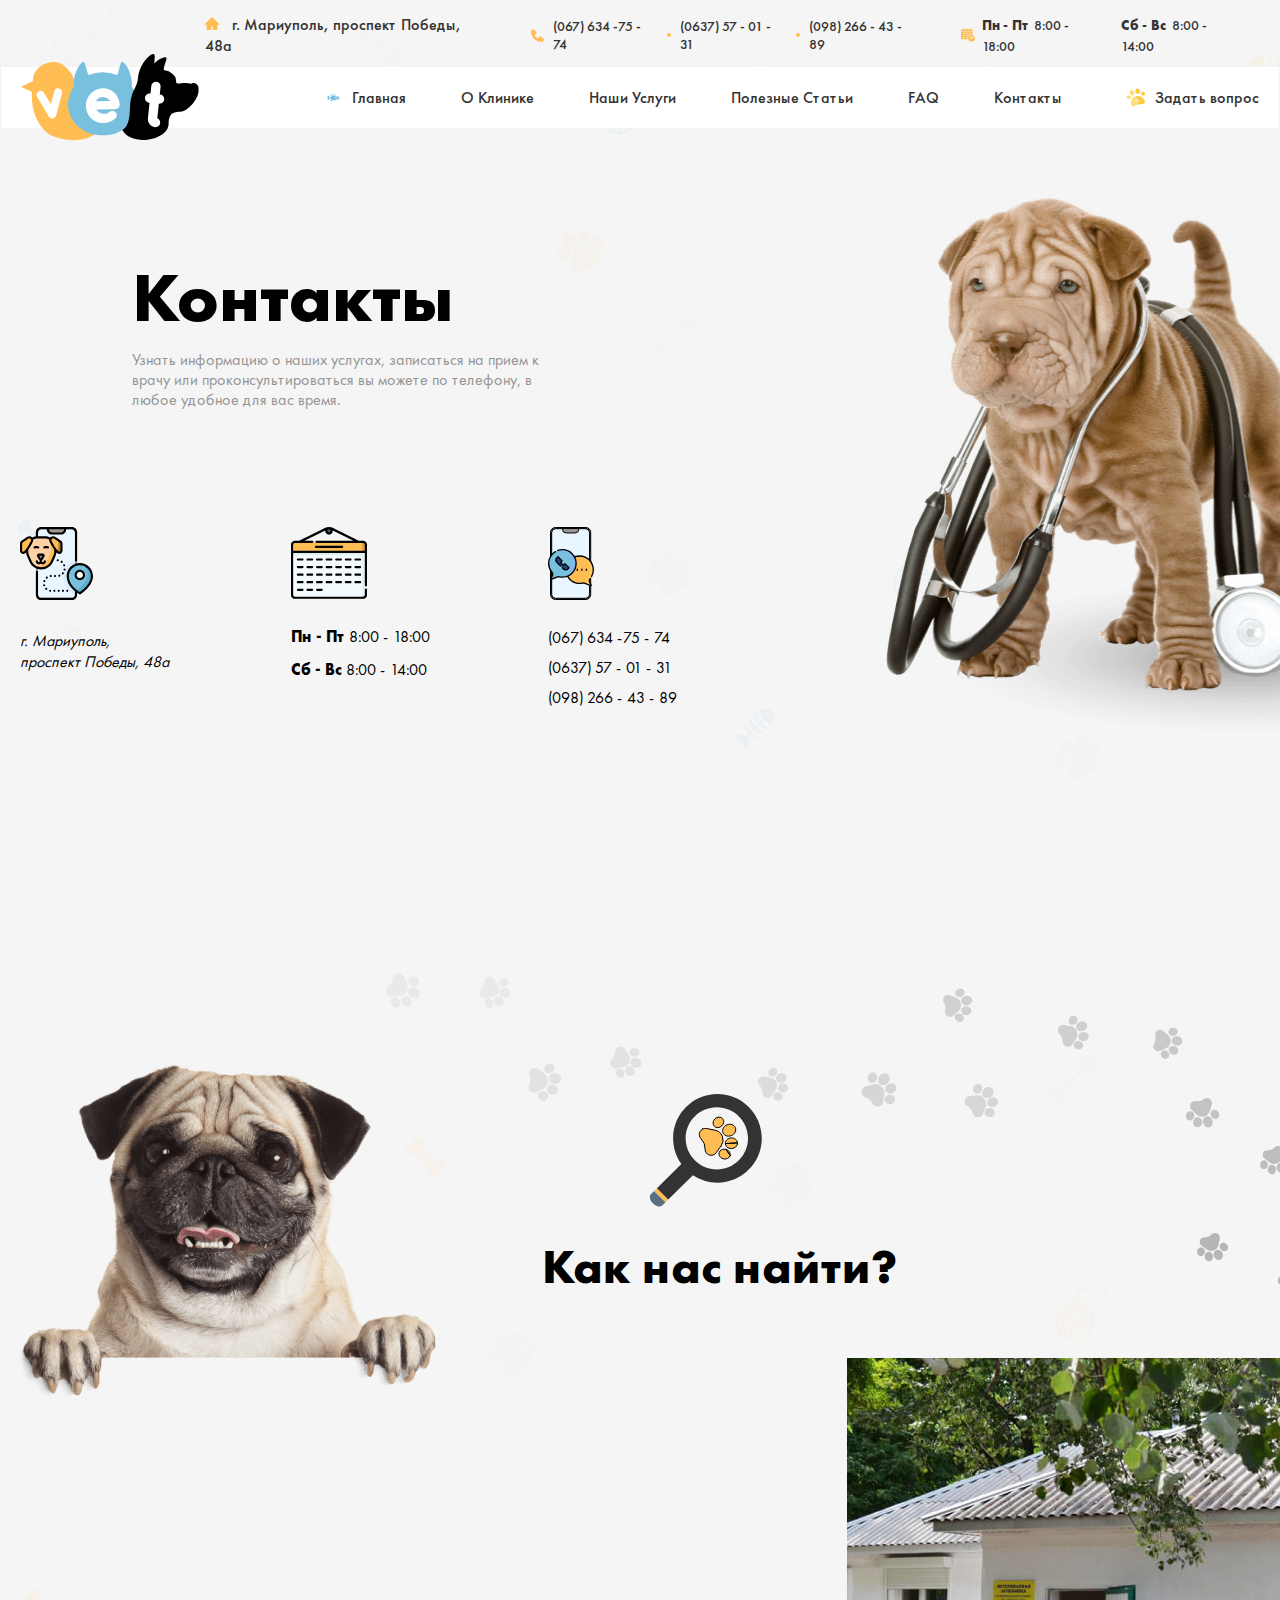
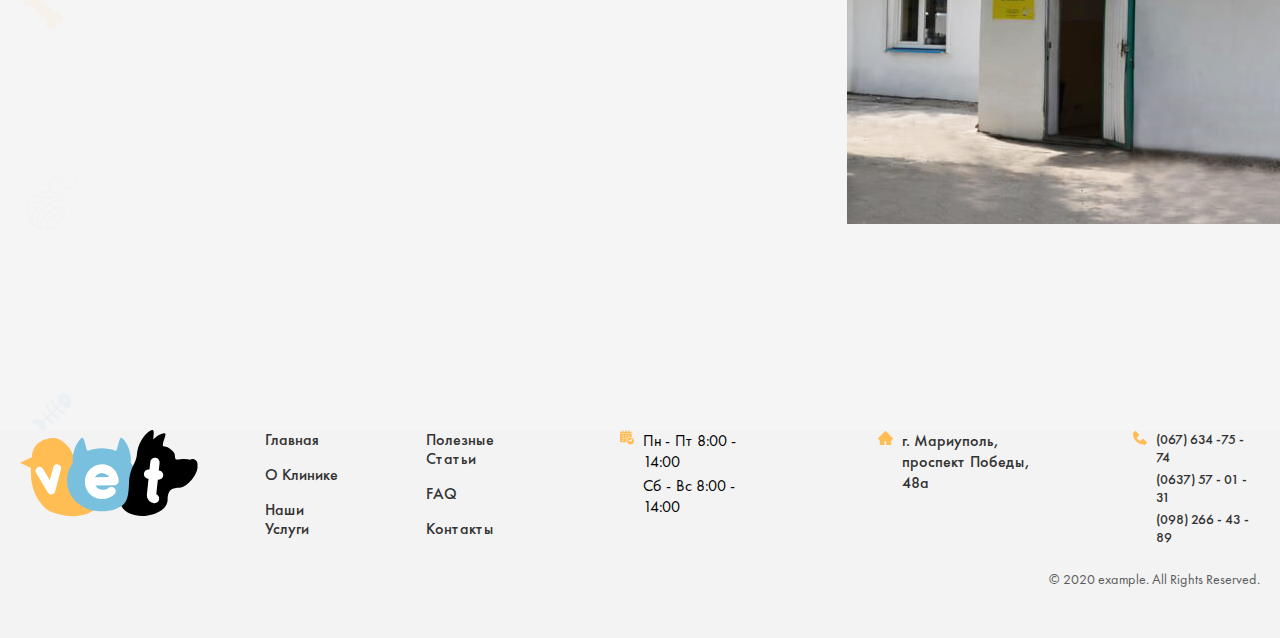
<file: contact.html>
<!DOCTYPE html>
 <html lang="en">
 <head>
    <meta charset="UTF-8">
    <meta http-equiv="X-UA-Compatible" content="IE=edge">
    <meta name="viewport" content="width=device-width, initial-scale=1.0">
    <title>Document</title>
    <link rel="stylesheet" href="css/main.css">
</head>
<body>
    <!-- SITE HEADER START -->
    <header class="site-header">
        <div class="container">
            <div class="site-header__top-box">
                <address class="site-header__location">
                    <a href="" target="blank" class="site-header__location-link">г. Мариуполь, проспект Победы, 48а</a>
                </address>
                <ul class="site-header__top-list">
                    <li class="site-header__top-item">
                        <a  href="tel:0676347574" class="site-header__top-item__link">(067) 634 -75 - 74</a>
                    </li>
                    <li class="site-header__top-item">
                        <a  href="tel:0637570131" class="site-header__top-item__link">(0637) 57 - 01 - 31</a>
                    </li>
                    <li class="site-header__top-item">
                        <a  href="tel:0982664389" class="site-header__top-item__link">(098) 266 - 43 - 89</a>
                    </li>
                </ul>
                <ul class="site-header__top-list-end">
                    <li class="site-header__top-item-end">
                        <time class="site-header__top-item-end__time">
                            <strong class="strong">Пн - Пт</strong>8:00 - 18:00
                        </time>
                    </li>
                    <li class="site-header__top-item-end">
                        <time class="site-header__top-item-end__time">
                            <strong class="strong">Сб - Вс</strong>8:00 - 14:00
                        </time>
                    </li>
                </ul>
            </div>
        </div>
        <div class="site-header__end">
            <div class="container">
                <div class="site-header__end-box">
                    <a class="logo-link" href="index.html" >
                        <img class="logo-image" src="./images/header-photos/vet-logo-header.svg" 
                        width="178"
                        alt="86">
                    </a>
                    <nav class="site-nav">
                        <ul class="site-nav__list">
                            <li class="site-nav__item">
                                <a class="site-nav-link" href="index.html" >Главная</a>
                            </li>
                            <li class="site-nav__item">
                                <a class="site-nav-link" href="about.html" >О Клинике</a>
                            </li>
                            <li class="site-nav__item">
                                <a class="site-nav-link" href="Ourservices.html" >Наши Услуги</a>
                            </li>
                            <li class="site-nav__item">
                                <a class="site-nav-link" href="Usefularticles.html" >Полезные Статьи</a>
                            </li>
                            <li class="site-nav__item">
                                <a class="site-nav-link" href="faq.html" >FAQ</a>
                            </li>
                            <li class="site-nav__item">
                                <a class="site-nav-link" href="contact.html" >Контакты</a>
                            </li>
                        </ul>
                    </nav>
                    <a class="site-header__login site-header__link--js-open-modal" href="#" >Задать вопрос</a>
                </div>
            </div>
        </div>
    </header>
    <!-- SITE HEADER FINISH -->

     <!-- Hero our services section start  -->
     <section class="hero-contact">
        <div class="container">
            <div class="hero-top__textbox">
                <h2 class="hero-top__text">
                    Контакты
                </h2>
                <div class="hero-top__descbox">
                    <p class="hero-top__desc">
                        Узнать информацию о наших услугах, записаться на прием к врачу или проконсультироваться вы можете по телефону, в любое удобное для вас время.
                    </p>
                </div>
            </div>

            <div class="hero-contact__info">
                <address class="hero-contact__adress">
                    <a class="hero-contact__adress-link" href="https://www.google.com/maps/place/%D0%BF%D1%80%D0%BE%D1%81%D0%BF.+%D0%9F%D0%BE%D0%B1%D0%B5%D0%B4%D1%8B,+48%D0%B0,+%D0%9C%D0%B0%D1%80%D0%B8%D1%83%D0%BF%D0%BE%D0%BB%D1%8C,+%D0%94%D0%BE%D0%BD%D0%B5%D1%86%D0%BA%D0%B0%D1%8F+%D0%BE%D0%B1%D0%BB%D0%B0%D1%81%D1%82%D1%8C,+%D0%A3%D0%BA%D1%80%D0%B0%D0%B8%D0%BD%D0%B0,+87500/data=!4m2!3m1!1s0x40e6e6701cd9c691:0xe9b99fd0268f089c?sa=X&ved=2ahUKEwifkYWM67H5AhU9XvEDHUbHAOAQ8gF6BAgDEAE">
                        г. Мариуполь, проспект Победы, 48а
                    </a>
                </address>

                <ol class="hero-contact__time-list">
                    <li class="hero-contact__time-item">
                        <time class="hero-contact__time" datetime="2022-08-06 08:00">
                            <strong>Пн - Пт</strong>
                            8:00 - 18:00
                        </time>
                    </li>
                    <li class="hero-contact__time-item">
                        <time class="hero-contact__time" datetime="2022-08-06 08:00">
                            <strong>Сб - Вс</strong>
                            8:00 - 14:00
                        </time>
                    </li>
                </ol>

                <ul class="hero-contact__list">
                    <li class="hero-contact__item">
                        <a class="hero-contact__fhone-link" href="tel:+0676347574">
                            (067) 634 -75 - 74
                        </a>
                    </li>
                    <li class="hero-contact__item">
                        <a class="hero-contact__fhone-link" href="tel:+0637570131">
                            (0637) 57 - 01 - 31
                        </a>
                    </li>
                    <li class="hero-contact__item">
                        <a class="hero-contact__fhone-link" href="tel:+0982664389">
                            (098) 266 - 43 - 89
                        </a>
                    </li>
                </ul>
            </div>
        </div>
    </section>
    <!-- Hero our services section finish  -->

    <!-- How to find us section start  -->
    <section  class="how-find-us">
        <div class="how-find-us__container-box">
            <h2 class="how-find-us__text">
                Как нас найти?
            </h2>

            <div class="how-find-us__box">
                <iframe class="how-find-us__map" src="https://www.google.com/maps/embed?pb=!1m18!1m12!1m3!1d698.7503866949312!2d37.54360756737108!3d47.11017926578681!2m3!1f0!2f0!3f0!3m2!1i1024!2i768!4f13.1!3m3!1m2!1s0x40e6e475146e8609%3A0xf262285308f99ac8!2z0JrQuNGA0L_QuNGH0L3QsNGPINGD0LsuLCAyOSwg0JzQsNGA0LjRg9C_0L7Qu9GMLCDQlNC-0L3QtdGG0LrQsNGPINC-0LHQu9Cw0YHRgtGMLCDQo9C60YDQsNC40L3QsCwgODc1MDA!5e0!3m2!1sru!2s!4v1659776277262!5m2!1sru!2s" width="847" height="466" style="border:0;" allowfullscreen="" loading="lazy" referrerpolicy="no-referrer-when-downgrade"></iframe>
                <img class="how-find-us__img" src="./images/Home-vet.jpg" 
                width="593"
                height="466"
                srcset="./images/Home-vet.jpg 1x , ./images/Home-vet@2x.jpg 2x"
                alt="img">
            </div>
        </div>
    </section>
    <!-- How to find us section finish  -->

    <!-- SITE FOOTER START -->
    <footer class="footer">
        <div class="container ">
            <div class="footer_box">
                <a class="logo-link-footer" href="index.html">
                    <img class="logo-link__img" src="./images/logo.svg" alt="footer logo" width="178" height="86">
                </a>
                <ul class="nav__list-footer">
                    <li class="nav__item-footer">
                        <a class="nav__link-footer" href="#">Главная</a>
                    </li>
                    <li class="nav__item-footer">
                        <a class="nav__link-footer" href="#">О Клинике</a>
                    </li>
                    <li class="nav__item-footer">
                        <a class="nav__link-footer" href="#">Наши Услуги</a>
                    </li>
                </ul>
                <ul class="nav__list-footer">
                    <li class="nav__item-footer">
                        <a class="nav__link-footer" href="#">Полезные Статьи</a>
                    </li>
                    <li class="nav__item-footer">
                        <a class="nav__link-footer" href="#">FAQ</a>
                    </li>
                    <li class="nav__item-footer">
                        <a class="nav__link-footer" href="#">Контакты</a>
                    </li>
                </ul>
                <div class="footer-time-list-box">
                    <ul class=" footer-time-list ">
                        <li class="footer-time-item">
                            <p class="footer-time-text">
                                <span class="time-day">Пн - Пт
                                </span> 8:00 - 14:00</p>
                            </li>
                            <li class="footer-time-item">
                                <p class="footer-time-text">
                                    <span class="time-day">Сб - Вс
                                    </span> 8:00 - 14:00</p>
                                </li>
                            </ul>
                        </div>
                        <address class="footer-address">
                            <a style="color: #333333;" class="site-header__location-link" href="#"
                            target="blank" rel="">
                            
                            г. Мариуполь, проспект Победы, 48а
                        </a>
                    </address>
                    <div class="footer-tel-list-box">
                        <ul class="footer-tel-list ">
                            <li class="footer-tel-item footer-tel-item">
                                <a class="footer-phone-link" href="tel:0676347574">(067) 634 -75 - 74
                                </a>
                            </li>
                            <li class="footer-tel-item">
                                <a class="footer-phone-link" href="tel:063757131">(0637) 57 - 01 - 31
                                </a>
                            </li>
                            <li class="footer-tel-item">
                                <a class="footer-phone-link" href="tel:0982664389">(098) 266 - 43 - 89
                                </a>
                            </li>
                        </ul>
                    </div>
                </div>
                <span class="target">© 2020 example. All Rights Reserved.</span>
            </div>
        </footer>
        
        <!-- Site Footer Finish -->
            <!-- Modal start  -->
    <div class="modal">
        <div class="modal__window">
            <button class="modal__x-button modal__x-button--js-close-modal" type="button"></button>
            <div class="modal__authorization">
                <span class="modal__authorization-text">
                    Авторизация:
                </span>
                <a class="modal__link modal__link--google" href="#">
                    Войти через Google
                </a>
                <a class="modal__link modal__link--facebook" href="#">
                    Войти через Facebook
                </a>
            </div>
            <div class="modal__form-box">
                <h2 class="modal-text">
                    Задать вопрос
                </h2>
                <form class="modal__form" action="https://echo.htmlacademy.ru/" method="post" autocomplete="off">
                    <input class="modal__input-zone" type="text" name="user_name" id="user_name" minlength="3"
                    maxlength="1000000" aria-label="Enter your name" required placeholder="Ваше имя">
    
                    <textarea class="modal__input-zone modal__input-zone--question" name="user_question" id="user_question" 
                    minlength="3" aria-label="Enter your question"   placeholder="Опишите Ваш вопрос.                               Например: в каком возрасте можно         прививать от бешенства?"></textarea>
    
                    <button class="modal__button" type="submit">Отправить </button>
                </form>
            </div>
        </div>
    </div>
    <!-- Modal finish  -->

    <script src="./js/main.js"></script>
    </body>
    </html>
</file>
<file: css/main.css>
/*
* Prefixed by https://autoprefixer.github.io
* PostCSS: v8.4.14,
* Autoprefixer: v10.4.7
* Browsers: last 4 version
*/

@font-face {
    font-family: "FuturePT";
    font-display: swap;
    font-weight: 300;
    src: url("../fonts/FuturaPT-Light.woff"),
    url("../fonts/FuturaPT-Light.woff2");
}

@font-face {
    font-family: "FuturePT";
    font-display: swap;
    font-weight: 400;
    src: url("../fonts/FuturaPT-Book.woff"),
    url("../fonts/FuturaPT-Book.woff2");
}

@font-face {
    font-family: "FuturePT";
    font-display: swap;
    font-weight: 500;
    src: url("../fonts/FuturaPT-Medium.woff"),
    url("../fonts/FuturaPT-Medium.woff2");
}

@font-face {
    font-family: "FuturePT";
    font-display: swap;
    font-weight: 700;
    src: url("../fonts/FuturaPT-Bold.woff"),
    url("../fonts/FuturaPT-Bold.woff2");
}
*{
    -webkit-box-sizing: border-box;
            box-sizing: border-box;
}

html{
    height: 100%;
    -webkit-box-sizing: border-box;
            box-sizing: border-box;
    scroll-behavior: smooth;
}

img{
    display: block;
    height: auto;
}

body{
    display: -webkit-box;
    display: -ms-flexbox;
    display: flex;
    -webkit-box-orient: vertical;
    -webkit-box-direction: normal;
        -ms-flex-direction: column;
            flex-direction: column;
    height: 100%;
    margin: 0;
    padding: 0;
    font-family: "FuturePT", "Arial", sans-serif;
    background-image: url("../images/bg.png");
    background-color:  #E5E5E566;
}
.site-main{
    -webkit-box-flex: 1;
        -ms-flex-positive: 1;
            flex-grow: 1;
}

.visually-hidden {
    position: absolute;
    width: 1px;
    height: 1px;
    margin: -1px;
    padding: 0;
    border: 0;
    white-space: nowrap;
    -webkit-clip-path: inset(100%);
            clip-path: inset(100%);
    clip: rect(0 0 0 0);
    overflow: hidden;
}


.container{
    max-width: 1350px;
    margin-right: auto;
    margin-left: auto;
    padding-right: 20px;
    padding-left: 20px;
}
.site-header__top-box{
    display: -webkit-box;
    display: -ms-flexbox;
    display: flex;
    -webkit-box-align: center;
        -ms-flex-align: center;
            align-items: center;
    -webkit-box-pack: justify;
        -ms-flex-pack: justify;
            justify-content: space-between;
    padding-top: 14px;
    padding-bottom: 10px;
    padding-left: 185px;
}
.site-header{
    margin-bottom: 18px;
    
}
.site-header__location::before{
    margin-right: 9px;
    display: inline-block;
    content: "";
    background-image:url("../images/header-photos/home-header.svg");
    background-repeat: no-repeat;
    background-size: 14px 13px;
    width: 14px;
    height: 13px; 
    
}
.site-header__location-link{
    font-style: normal;
    font-weight: 500;
    font-size: 16px;
    line-height: 21px;
    color: #333333;
    text-decoration: none;
}
.site-header__top-item__link:hover{
    color: #FFBD54;
}
.site-header__top-list{
    display: -webkit-box;
    display: -ms-flexbox;
    display: flex;
    -webkit-box-align: center;
        -ms-flex-align: center;
            align-items: center;
    margin: 0;
    list-style: none;
}

.site-header__top-list::before{
    margin-right: 9px;
    display: inline-block;
    content: "";
    background-image:url("../images/header-photos/phone-header.svg");
    background-repeat: no-repeat;
    background-size: 13px 13px;
    width: 13px;
    height: 13px;
}
.site-header__top-item:nth-child(1)::after{
    margin-right: 9px;
    margin-left: 9px;
    display: inline-block;
    content: "";
    background-color: #FFBD54;
    background-repeat: no-repeat;
    background-size: 4px 4px;
    width: 4px;
    height: 4px; 
    border-radius: 50%;
}
.site-header__top-item:nth-child(2)::after{
    margin-right: 9px;
    margin-left: 9px;
    display: inline-block;
    content: "";
    background-color: #FFBD54;
    background-repeat: no-repeat;
    background-size: 4px 4px;
    width: 4px;
    height: 4px; 
    border-radius: 50%;
}
.site-header__top-item{
    display: -webkit-box;
    display: -ms-flexbox;
    display: flex;
    -webkit-box-align: center;
        -ms-flex-align: center;
            align-items: center;
}
.site-header__top-item__link{
    font-style: normal;
    font-weight: 500;
    font-size: 14px;
    line-height: 18px;
    color: #333333;
    text-decoration: none;
}
.site-header__top-item:nth-child(3){
    margin-right: 0;
}

.site-header__top-list-end{
    display: -webkit-box;
    display: -ms-flexbox;
    display: flex;
    -webkit-box-align: center;
        -ms-flex-align: center;
            align-items: center;
    margin: 0;
    list-style: none;
}
.site-header__top-list-end::before{
    margin-right: 7px;
    display: inline-block;
    content: "";
    background-image:url("../images/header-photos/data-header.svg");
    background-repeat: no-repeat;
    background-size: 14px 14px;
    width: 14px;
    height: 14px;
}
.site-header__top-item-end__time{
    margin-right: 17px;
    font-style: normal;
    font-weight: 500;
    font-size: 14px;
    line-height: 18px;
    color: #333333;
}
.strong{
    padding-right: 5px;
}
.site-header__end-box{
    display: -webkit-box;
    display: -ms-flexbox;
    display: flex;
    -webkit-box-align: center;
        -ms-flex-align: center;
            align-items: center;
    -webkit-box-pack: justify;
        -ms-flex-pack: justify;
            justify-content: space-between;
}
.site-nav{
    display: -webkit-box;
    display: -ms-flexbox;
    display: flex;
    -webkit-box-align: center;
        -ms-flex-align: center;
            align-items: center;
}
.site-nav__list{
    display: -webkit-box;
    display: -ms-flexbox;
    display: flex;
    -webkit-box-align: center;
        -ms-flex-align: center;
            align-items: center;
    margin: 0;
    margin-left: 265px;
    list-style: none;
}
.site-nav__list::before{
    margin-right: 12px;
    display: inline-block;
    content: "";
    background-image:url("../images/header-photos/fish-header.svg");
    background-repeat: no-repeat;
    background-size: 14px 14px;
    width: 14px;
    height: 14px;
}
.site-nav-link:hover{
    padding-bottom: 20px;
    border-bottom: 3px solid #FFBD54;
}
.site-nav-link:active{
    padding-bottom: 20px;
    color: #333333;
    border-bottom: 3px solid #FFBD54;
    opacity: 0.6;
}
.logo-link{
    position: absolute;
    /* top: calc(50% - 350px);
    left: calc(50% - 665px); */
}
.logo-image:hover{
    opacity: 0.8;
}
.logo-image:active{
    opacity: 0.6;
}

.site-nav__item{
    margin-right: 55px;
}

.site-nav__item:nth-child(6){
    margin-right: 0;
}
.site-nav-link{
    font-style: normal;
    font-weight: 500;
    font-size: 16px;
    line-height: 21px;
    color: #333333;
    text-decoration: none;
}
.site-header__login{
    display: -webkit-box;
    display: -ms-flexbox;
    display: flex;
    -webkit-box-align: center;
        -ms-flex-align: center;
            align-items: center;
    font-style: normal;
    font-weight: 500;
    font-size: 16px;
    line-height: 21px;
    text-align: right;
    color: #333333;
    text-decoration: none;
}
.site-header__login::before{
    margin-right: 7px;
    display: inline-block;
    content: "";
    background-image:url("../images/header-photos/pet-header.svg");
    background-repeat: no-repeat;
    background-size: 23px 21px;
    width: 23px;
    height: 21px; 
}
.site-header__end{
    background: #FFFFFF;
    border: 1px solid #F3F3F3;
}
.site-header__end{
    padding-top: 20px;
    padding-bottom: 20px;
}
.section-hero{
    background-image: url("../images/hiro-photos/animals.png"), url("../images/hiro-photos/parrot-hero.png");
    background-repeat: no-repeat;
    background-position: calc(50% - 550px) calc(50% - 70px), calc(50% + 710px) calc(50% + 215px);
    
}
.section-hero__box{
    position: relative;
    margin-left: auto;
    width: 608px;
    padding-top: 153px;
    padding-bottom: 290px;
}

.section-hero__title-box{
    width: 608px;
    margin-bottom: 29px;
}
.section-hero__title{
    margin: 0; 
    font-style: normal;
    font-weight: 700;
    font-size: 70px;
    line-height: 64px;
    color: #333333;
}
.title-box{
    color:#78C0DE;
}
.section-hero__text-box{
    width: 495px;
    margin-bottom: 38px;
}
.section-hero__text{
    margin: 0;
    font-style: normal;
    font-weight: 400;
    font-size: 16px;
    line-height: 21px;
    color: #949494;
}
.section-hero__link{
    font-style: normal;
    font-weight: 500;
    font-size: 16px;
    line-height: 21px;
    color: #FFFFFF;
    padding-top: 15px;
    padding-right: 48px;
    padding-bottom: 16px;
    padding-left: 47px;
    background: #333333;
    border-radius: 3px;
    text-decoration: none;
}
.section-hero__link:hover{
    background-color: #FFBD54;
}
.section-hero__link:active{
    background-color: #FFBD54;
    opacity: 0.5;
}
.section-middle__box{
    position: relative;
    width: 753px;
    margin-right: auto;
    margin-left: auto;
}
.section-middle__box::before{
    position: absolute;
    top:calc(50% - 135px);
    left: calc(50% - 457px);
    content: "";
    display: block;
    background-image: url("../images/top.svg");
    background-repeat: no-repeat;
    background-position: calc(50%);
    width: 51px;
    height: 42px;
}
.section-middle__box::after{
    position: absolute;
    top:calc(50% - 45px);
    left: calc(50% + 395px);
    content: "";
    display: inline-block;
    background-image: url("../images/bottom.svg");
    background-repeat: no-repeat;
    width: 100px;
    height: 42px;
}
.section-middle__text{
    margin: 0;
    margin-bottom: 70px;
    font-style: normal;
    font-weight: 400;
    font-size: 20px;
    line-height: 26px;
    text-align: center;
    color: #949494;
}
.section-middle__text::before{
    content: "";
    display: block;
    margin-right: auto;
    margin-left: auto;
    margin-bottom: 43px;
    width: 140px;
    height: 1px;
    background-color: #DBDBDB;
}
.section-middle__text::after{
    content: "";
    display: block;
    margin-right: auto;
    margin-left: auto;
    margin-top: 35px;
    width: 140px;
    height: 1px;
    background-color: #DBDBDB;
}
.section-middle__title{
    margin: 0;
    -webkit-box-align: center;
        -ms-flex-align: center;
            align-items: center;
    text-align: center;
    font-style: normal;
    font-weight: 500;
    font-size: 20px;
    line-height: 26px;
    color: #333333;
}
.section-servis{
    padding-top: 191px;
}
.section-servis__title{
    margin-bottom: 80px;
    font-style: normal;
    font-weight: 700;
    font-size: 48px;
    line-height: 54px;
    color: #333333;
    text-align: center;
}
.section-servis__list{
    position: relative;
    display: -webkit-box;
    display: -ms-flexbox;
    display: flex;
    -webkit-box-pack: justify;
        -ms-flex-pack: justify;
            justify-content: space-between;
    margin: 0;
    list-style: none;
}
.section-servis__list::before{
    position: absolute;
    top: calc(50% - 4px);
    left: calc(50% - 666px);
    display: inline-block;
    content: "";
    background-image: url("../images/arrow-prev.svg");
    background-repeat: no-repeat;
    width: 14px;
    height: 25px;
    
}
.section-servis__list::after{
    position: absolute;
    top:calc(50%);
    right: calc(50% - 686px);
    display: inline-block;
    content: "";
    background-image: url("../images/arrow-next.svg");
    background-repeat: no-repeat;
    width: 14px;
    height: 25px;
    
}
.section-servis__item{
    margin-right: 13px;
    padding-top: 30px;
    padding-right: 32px;
    padding-left: 35px;
    background: #FFFFFF;
    border: 1px solid #F3F3F3;
    border-radius: 5px;
    
}
.section-servis__item:hover{
    opacity: 0.5;
}
.section-servis__item:active{
    opacity: 0.3;
}
.section-servis__item-title{
    margin: 0;
    font-style: normal;
    font-weight: 500;
    font-size: 18px;
    line-height: 22px;
    text-align: center;
    color: #333333;
}
.section-servis__link{
    text-decoration: none;
}
.section-servis__link::before{
    
    margin-bottom: 21px;
    margin-left: 30px;
    display: inline-block;
    content: "";
    background-image: url("../images/doctor.png");
    background-repeat: no-repeat;
    background-position: center;
    background-size: contain;
    width: 54px;
    height: 77px;
    
}
.section-servis--show::before{
    background-image: url("../images/show.png");
    
}
.section-servis--fon::before{
    background-image: url("../images/vaksina.png");
}

.section-servis--vaksina::before{
    background-image: url("../images/fast-help.png");
}
.section-servis--shut::before{
    background-image: url("../images/ukol.png");
}
.section-servis--put::before{
    background-image: url("../images/uzi.png");
}
.section-servis__end-box{
    display: -webkit-box;
    display: -ms-flexbox;
    display: flex;
    margin-top: 9px;
    margin-bottom: 127px;
    padding-top: 41px;
    padding-bottom: 41px;
}
.section-servis__img{
    margin-left: 40px;
    margin-right: 28px;
}
.section-servis__title-box{
    /* margin: 0; */
    font-style: normal;
    font-weight: 500;
    font-size: 36px;
    line-height: 20px;
    -webkit-box-align: center;
        -ms-flex-align: center;
            align-items: center;
    color: #333333;
}
.text-box{
    width: 492px;
}
.section-servis__text-{
    margin: 0;
    margin-bottom: 34px;
    font-style: normal;
    font-weight: 400;
    font-size: 16px;
    line-height: 20px;
    color: #949494;
}
.section-servis__text-:nth-child(1){
    margin-bottom: 9px;
}
.section-servis__link-one{
    margin-right: 21px;
    padding-top: 15px;
    padding-right: 36px;
    padding-bottom: 16px;
    padding-left: 63px;
    font-style: normal;
    font-weight: 500;
    font-size: 16px;
    line-height: 21px;
    color: #FFFFFF;
    background: #FFBD54;
    border-radius: 3px;
    text-decoration: none;
}
.section-servis__link-one:hover{
    color: #FFBD54;
    background-color: #333333;
}
.section-servis__link-one:active{
    opacity: 0.5;
    background: #333333;
}
.section-servis__link-two{
    padding: 15px 37px 14px 64px;
    font-style: normal;
    font-weight: 500;
    font-size: 16px;
    line-height: 21px;
    color: #FFFFFF;
    background: #333333;
    border-radius: 3px;
    text-decoration: none;
}
.site-article{
    padding-top: 200px;
    padding-bottom: 180px;
    padding-left: 287px;
    margin-bottom: 150px;
    /* content: ""; */
    background-image:url("../images/notifi.png") ;
    background-repeat: no-repeat;
    background-position: center center;
    background-size:cover;
}
.site-article__title{
    font-style: normal;
    font-weight: 700;
    font-size: 48px;
    line-height: 20px;
    -webkit-box-align: center;
        -ms-flex-align: center;
            align-items: center;
    color: #FFFFFF;
}
.form-a{
    margin-right: 21px;
    padding-top: 18px;
    padding-right: 147px;
    padding-bottom: 12px;
    padding-left: 22px;
    background: #FFFFFF;
    border-radius: 5px;
    border: none;
    
}
.btn{
    padding: 15px 53px 14px 51px;
    font-style: normal;
    font-weight: 500;
    font-size: 16px;
    line-height: 21px;
    background: #333333;
    border-radius: 3px;
    color: #FFFFFF;
    border: none;
}


.usiful {
    padding-bottom: 260px;
    padding-top: 150px;
}

.usiful__header {
    font-weight: bold;
    font-size: 48px;
    line-height: 54px;
    text-align: center;
    margin-bottom: 80px;
    margin-top: 0;
}

.usiful__list {
    margin-top: 0;
    margin-bottom: 0;
    padding-left: 0;
    list-style: none;
    display: -webkit-box;
    display: -ms-flexbox;
    display: flex;
}

.usiful__item {
    overflow: hidden;
    width: 305px;
    background-color: #fefefe;
    border: 1px solid #e4e4e2;
    border-radius: 5px;
    display: -webkit-box;
    display: -ms-flexbox;
    display: flex;
    -webkit-box-orient: vertical;
    -webkit-box-direction: normal;
        -ms-flex-direction: column;
            flex-direction: column;
    -webkit-transition: -webkit-filter 0.3s ease;
    transition: -webkit-filter 0.3s ease;
    -o-transition: filter 0.3s ease;
    transition: filter 0.3s ease;
    transition: filter 0.3s ease, -webkit-filter 0.3s ease;
    
}

.usiful__item:hover {
    -webkit-filter: drop-shadow(0px 2px 5px rgba(0, 0, 0, 0.2));
            filter: drop-shadow(0px 2px 5px rgba(0, 0, 0, 0.2));
}

.usiful__item:active {
    -webkit-filter: drop-shadow(0px 1px 1px rgba(0, 0, 0, 0.25));
            filter: drop-shadow(0px 1px 1px rgba(0, 0, 0, 0.25));
}

.usiful__item:not(:last-child) {
    margin-right: 24px;
}

.usiful__info {
    padding-left: 30px;
    padding-right: 30px;
    padding-top: 20px;
    padding-bottom: 37px;
}

.usiful__img {
    display: block;
    height: 180px;
    -o-object-fit: cover;
       object-fit: cover;
}

.usiful__time {
    text-align: right;
    display: block;
    font-weight: 500;
    font-size: 14px;
    line-height: 18px;
    color: #949494;
}

.usiful__title {
    font-weight: bold;
    font-size: 22px;
    line-height: 25px;
    color: #000000;
    width: 185px;
    margin-top: 0;
    margin-bottom: 10px;
}

.usiful__hashtag {
    display: none;
}

.usiful__hashtag-link {
    font-size: 14px;
    line-height: 22px;
    color: #3d9cea;
    display: inline-block;
    vertical-align: baseline;
    text-decoration: none;
}

.usiful__desc {
    font-size: 16px;
    line-height: 20px;
    color: #949494;
    margin-top: 0;
    margin-bottom: 34px;
    height: 60px;
    overflow: hidden;
    -o-text-overflow: ellipsis;
       text-overflow: ellipsis;
}

.usiful__link {
    font-weight: 500;
    font-size: 16px;
    color: #333333;
    text-decoration: none;
    line-height: 21px;
    display: -webkit-inline-box;
    display: -ms-inline-flexbox;
    display: inline-flex;
    -webkit-box-align: center;
        -ms-flex-align: center;
            align-items: center;
    -webkit-transition: color 0.3s ease;
    -o-transition: color 0.3s ease;
    transition: color 0.3s ease;
}

.usiful__link:hover {
    color: #ffbd54;
}

.usiful__link:active {
    color: #333333;
    opacity: 0.7;
}

.usiful__link::before {
    content: "";
    width: 24px;
    height: 24px;
    margin-right: 5px;
    display: inline-block;
    vertical-align: baseline;
    background-image: url("../images/pet.svg");
    background-repeat: no-repeat;
    background-position: center center;
    background-size: contain;
}


.usiful__item--active {
    -webkit-box-orient: horizontal;
    -webkit-box-direction: normal;
        -ms-flex-direction: row;
            flex-direction: row;
    width: 640px;
}

.usiful__item--active .usiful__info {
    padding-top: 40px;
}

.usiful__item--active .usiful__details {
    display: -webkit-box;
    display: -ms-flexbox;
    display: flex;
    -webkit-box-align: center;
        -ms-flex-align: center;
            align-items: center;
    -webkit-box-pack: justify;
        -ms-flex-pack: justify;
            justify-content: space-between;
    margin-bottom: 31px;
}

.usiful__item--active .usiful__hashtag {
    display: block;
}

.usiful__item--active .usiful__desc {
    height: auto;
    overflow: visible;
}

.usiful__item--active .usiful__img {
    height: 100%;
}


.location{
    background-image: url("../images/contact.png");
    background-repeat: no-repeat;
    background-position: calc(50% + 200px) center;
    background-color: #333333;
    margin-bottom: 250px;
    display: -webkit-box;
    display: -ms-flexbox;
    display: flex;
    -webkit-box-align: center;
        -ms-flex-align: center;
            align-items: center;
}

.location__box{
    display: -webkit-box;
    display: -ms-flexbox;
    display: flex;
    -webkit-box-pack: justify;
        -ms-flex-pack: justify;
            justify-content: space-between;
    -webkit-box-align: center;
        -ms-flex-align: center;
            align-items: center;
    margin: 0 auto;
    max-width: 1450px;
}

.location__list {
    margin-left: -520px;
}

.location__link {
    margin-right: 166px;
}

.location__info {
    width: 375px;
}

.location__header {
    font-weight: bold;
    font-size: 48px;
    line-height: 62px;
    color: #ffffff;
    margin-top: 0;
    margin-bottom: 14px;
}

.location__desc {
    margin-top: 0;
    margin-bottom: 29px;
    font-size: 16px;
    line-height: 20px;
    color: #949494;
}

.location__form {
    display: -webkit-box;
    display: -ms-flexbox;
    display: flex;
    -webkit-box-orient: vertical;
    -webkit-box-direction: normal;
        -ms-flex-direction: column;
            flex-direction: column;
    -webkit-box-align: start;
        -ms-flex-align: start;
            align-items: flex-start;
}

.location__form-textarea {
    width: 100%;
    height: 165px;
    padding-top: 16px;
    padding-bottom: 16px;
    padding-left: 22px;
    margin-bottom: 30px;
    resize: none;
}

.location__form-input {
    width: 100%;
    padding-top: 16px;
    padding-bottom: 16px;
    padding-left: 22px;
    margin-bottom: 14px;
    font-size: 16px;
    line-height: 21px;
    color: #949494;
}

.btn-location{
    font-style: normal;
    font-weight: 500;
    font-size: 16px;
    line-height: 21px;
    color: #FFFFFF;
    padding: 15px 49px 14px 50px;
    background: #FFBD54;
}

.hero-contact {
    padding-top: 118px;
    padding-bottom: 25px;
    background-image: url("../images/hero-bulldog.png");
    background-repeat: no-repeat;
    background-position: calc(50% + 565px) calc(50% + 10px);
}

.hero-contact__info {
    display: -webkit-box;
    display: -ms-flexbox;
    display: flex;
    margin-top: 117px;
}
.hero-top__textbox {
    margin-left: 112px;
}

.hero-top__textbox--our-services{
    margin-bottom: 139px;
}

.hero-top__text {
    margin-top: 0;
    margin-bottom: 21px;
    font-weight: 700;
    font-size: 70px;
    line-height: 64px;

    color: var(--main-text-color);
}

.hero-top__descbox{
    width: 447px;
}

.hero-top__desc {
    margin: 0;
    font-weight: 400;
    font-size: 16px;
    line-height: 20px;
    color: #949494;    
}

.hero-contact__adress {
    width: 153px;
    margin-right: 118px;
}
.hero-contact__adress::before {
    display: block;
    width: 73px;
    height: 73px;
    margin-bottom: 30px;
    background-image: url("../images/location.svg");
    background-repeat: no-repeat;
    background-position: center;
    content: "";
}

.hero-contact__adress-link {
    display: inline-block;
    font-size: 16px;
    line-height: 21px;
    text-decoration: none;
    
    color: var(--main-text-color);
}

.hero-contact__time-list {
    margin-top: 0;
    margin-right: 118px;
    margin-bottom: 0;
    padding: 0;
    list-style: none;
}
.hero-contact__time-list::before {
    display: block;
    width: 76px;
    height: 72px;
    margin-bottom: 27px;
    background-image: url("../images/calendar.svg");
    background-repeat: no-repeat;
    background-position: center;
    content: "";
}

.hero-contact__time-item {
    margin-bottom: 12px;
}
.hero-contact__time-item:last-child {
    margin-bottom: 0;
}

.hero-contact__time {
    font-size: 16px;
    line-height: 21px;
    
    color: var(--main-text-color);
    
}

.hero-contact__list {
    margin: 0;
    padding: 0;
    list-style: none;
}
.hero-contact__list::before {
    display: block;
    width: 46px;
    height: 73px;
    margin-bottom: 27px;
    background-image: url("../images/phone-contact.svg");
    background-repeat: no-repeat;
    background-position: center;
    content: "";
}

.hero-contact__item {
    margin-bottom: 9px;
}
.hero-contact__item:last-child {
    margin-bottom: 0px;
}

.hero-contact__fhone-link {
    font-size: 16px;
    line-height: 21px;
    text-decoration: none;
    color: var(--main-text-color);
    -webkit-transition: 0.3s ease;
    -o-transition: 0.3s ease;
    transition: 0.3s ease;
}
.hero-contact__fhone-link:hover {
    color: var(--main-hover-color);
}
.hero-contact__fhone-link:active {
    color: var(--main-text-color);
    opacity: 0.6;
}

.how-find-us {
    padding-top: 503px;
    padding-bottom: 206px;
    background-image: url("../images/how-find-bg.svg");
    background-repeat: no-repeat;
    background-position: calc(50% + 207px) calc(50% - 250px);
}

.how-find-us__container-box {
    width: 1440px;
    margin-right: auto;
    margin-left: auto;
}

.how-find-us__text {
    position: relative; 
    top: 0;
    left: 0;
    margin-top: 0;
    margin-bottom: 60px;
    font-weight: 700;
    font-size: 48px;
    line-height: 62px;

    text-align: center;
    
    color: var(--main-text-color);
}


.how-find-us__box {
    position: relative;
    top: 0;
    left: 0;
    display: -webkit-box;
    display: -ms-flexbox;
    display: flex;
    -webkit-box-align: center;
        -ms-flex-align: center;
            align-items: center;
}
.how-find-us__box::before {
    position: absolute;
    top: -297px;
    left: 10px;
    display: inline-block;
    width: 443px;
    height: 342px;
    background-image: url("../images/bulldog.png");
    background-repeat: no-repeat;
    background-position: center;
    content: "";
}

.how-find-us__map {
    width: 847px;
    height: 466px;
}

.how-find-us__img {
    width: 593px;
    height: 466px;
}

@media
only screen and (-webkit-min-device-pixel-ratio: 2),
only screen and (     -o-min-device-pixel-ratio: 2/1),
only screen and (        min-device-pixel-ratio: 2),
only screen and (                -webkit-min-device-pixel-ratio: 2),
only screen and (                -o-min-device-pixel-ratio: 2/1),
only screen and (                min-resolution: 192dpi),
only screen and (                min-resolution: 2dppx) {
    .hero-asked-questions{
        background-image: url("../images/doctor-cat@2x.png"), url("../images/yellow-parrot@2x.png");
    }
    .hero-contact{
        background-image: url("../images/hero-bulldog@2x.png");
    }
    .how-find-us__box::before{
        background-image: url("../images/bulldog@2x.png");
    }
}

.footer {
    background-color: #f3f3f3;
    padding-bottom: 50px;
    
}

.footer_box {
    display: -webkit-box;
    display: -ms-flexbox;
    display: flex;
    -webkit-box-align: start;
        -ms-flex-align: start;
            align-items: flex-start;
    margin-bottom: 20px;
}

.logo-link-footer {
    margin-right: 67px;
}

.nav__list-footer{
    margin:0;
    margin-right: 80px;
    padding-left: 0;
    list-style: none;
}

.nav__item-footer:not(:last-child) {
    margin-bottom: 16px;
}

.nav__link-footer {
    text-decoration: none;
    font-size: 16px;
    line-height: 19px;
    font-weight: 500;
    color: #333333;
    display: block;
}

.nav__link-footer:hover {
    color: #ffbd54;
}

.nav__link-footer:active {
    color: #333333b3;
}

.footer-tel-list-box {
    display: -webkit-box;
    display: -ms-flexbox;
    display: flex;
    -webkit-box-align: start;
        -ms-flex-align: start;
            align-items: flex-start;
}

.footer-tel-list-box::before {
    content: "";
    width: 15px;
    height: 15px;
    margin-right: 9px;
    display: inline-block;
    vertical-align: baseline;
    background-image: url("../images/tel-img.svg");
    background-repeat: no-repeat;
    background-position: center center;
    background-size: contain;
}

.footer-tel-list {
    margin-top: 0;
    margin-bottom: 0;
    padding-left: 0;
    list-style: none;
}

.footer-tel-item {
    margin-bottom: 4px;
}

.footer-phone-link {
    display: block;
    text-decoration: none;
    font-weight: 500;
    font-size: 14px;
    line-height: 18px;
    color: #333333;
}

.footer-time-list-box {
    display: -webkit-box;
    display: -ms-flexbox;
    display: flex;
    -webkit-box-align: start;
        -ms-flex-align: start;
            align-items: flex-start;
    margin-right: 110px;
}

.footer-time-list-box::before {
    content: "";
    width: 15px;
    height: 15px;
    margin-right: 9px;
    display: inline-block;
    vertical-align: baseline;
    background-image: url("../images/working-time-img.svg");
    background-repeat: no-repeat;
    background-position: center center;
    background-size: contain;
}

.footer-time-item {
    margin-bottom: 3px;
}

.footer-time-list {
    margin-top: 0;
    margin-bottom: 0;
    padding-left: 0;
    list-style: none;
}

.footer-address {
    display: -webkit-box;
    display: -ms-flexbox;
    display: flex;
    -webkit-box-align: start;
        -ms-flex-align: start;
            align-items: flex-start;
    margin-right: 87px;
    width: 180px;
    font-size: 16px;
    line-height: 19px;
    font-weight: 500;
    font-style: normal;
    color: #333333;
    
}

.footer-address::before {
    -ms-flex-negative: 0;
        flex-shrink: 0;
    content: "";
    width: 15px;
    height: 15px;
    margin-right: 9px;
    display: inline-block;
    vertical-align: baseline;
    background-image: url("../images/location-img.svg");
    background-repeat: no-repeat;
    background-position: center center;
    background-size: contain;
}

.target {
    display: -webkit-box;
    display: -ms-flexbox;
    display: flex;
    -webkit-box-pack: end;
        -ms-flex-pack: end;
            justify-content: flex-end;
    -webkit-box-align: end;
        -ms-flex-align: end;
            align-items: flex-end;
    margin-top: 0;
    margin-bottom: 0;
    font-size: 14px;
    line-height: 18px;
    color: #5c5c5c;
    
}

.footer-time-text {
    margin-top: 0;
    margin-bottom: 0;
}


.modal {
    position: fixed;
    top: 0;
    left: 0;
    display: none;
    width: 100%;
    height: 100%;
    background-color: rgba(255, 255, 255, 0.9)
}

.modal--open{
    display: block;
}
.site-body__stop{
    overflow: hidden;
}

.modal__window {
    position: relative;
    top: 0;
    left: 0;
    display: -webkit-box;
    display: -ms-flexbox;
    display: flex;
    -webkit-box-pack: justify;
        -ms-flex-pack: justify;
            justify-content: space-between;
    width: 850px;
    margin: 0 auto;
    padding-top: 119px;
    padding-right: 51px;
    padding-bottom: 137px;
    padding-left: 70px;
    background-color: #FFBD54;
    background-image: url("../images/modal-bg.svg"), url("../images/modal-dog-bg.png");
    background-repeat: no-repeat;
    background-position: center, left bottom;
    -webkit-animation-name: modal-animation;
            animation-name: modal-animation;
    -webkit-animation-duration: 2s;
            animation-duration: 2s;
    -webkit-animation-fill-mode: forwards;
            animation-fill-mode: forwards;
}
@-webkit-keyframes modal-animation{
    0%{
        top: -665px;   
    }

    100%{
        top: 100px; 
    }
}
@keyframes modal-animation{
    0%{
        top: -665px;   
    }

    100%{
        top: 100px; 
    }
}
.modal__x-button {
    position: absolute;
    top: 21px;
    left: 20px;
    width: 18px;
    height: 18px;
    border: none;
    background-color: transparent;
    background-image: url("../images/X.svg");
    background-repeat: no-repeat;
    background-position: center;
}

.modal__authorization {
    padding-top: 29px;
    margin-right: 20px;
}

.modal__authorization-text {
    display: inline-block;
    font-size: 20px;

    color: var(--main-text-color);
}

.modal__link {
    display: -webkit-box;
    display: -ms-flexbox;
    display: flex;
    -webkit-box-align: center;
        -ms-flex-align: center;
            align-items: center;
    -webkit-box-pack: center;
        -ms-flex-pack: center;
            justify-content: center;
    width: 238px;
    margin-top: 21px;
    padding: 14px 0;
    font-size: 16px;
    line-height: 21px;
    text-decoration: none;
    color: var(--main-text-color);
    background-color: #fff;
}
.modal__link::before {
    display: inline-block;
    width: 20px;
    height: 20px;
    margin-right: 14px;
    background-repeat: no-repeat;
    background-position: center;
    content: "";
}


.modal__link--google::before {
    background-image: url("../images/google.svg");
}


.modal__link--facebook::before {
    background-image: url("../images/facebook.svg");
}

.modal__form-box{
    width: 358px;
}

.modal-text{
    margin-top: 0;
    margin-bottom: 25px;
    font-weight: 700;
    font-size: 50px;
    line-height: 54px;

    color: var(--main-text-color);
}



.modal__input-zone {
    width: 335px;
    padding-top: 16px;
    padding-right: 22px;
    padding-bottom: 13px;
    padding-left: 22px;
    font-weight: 400;
    font-size: 16px;
    line-height: 20px;

    color: var(--main-text-color);
    
    background-color: #fff;
    border: none;
}
.modal__input-zone::-webkit-input-placeholder {
    font-weight: 400;
    font-size: 16px;
    line-height: 20px;

    color: var(--main-desc-color);
}
.modal__input-zone::-moz-placeholder {
    font-weight: 400;
    font-size: 16px;
    line-height: 20px;

    color: var(--main-desc-color);
}
.modal__input-zone:-ms-input-placeholder {
    font-weight: 400;
    font-size: 16px;
    line-height: 20px;

    color: var(--main-desc-color);
}
.modal__input-zone::-ms-input-placeholder {
    font-weight: 400;
    font-size: 16px;
    line-height: 20px;

    color: var(--main-desc-color);
}
.modal__input-zone::placeholder {
    font-weight: 400;
    font-size: 16px;
    line-height: 20px;

    color: var(--main-desc-color);
}
.modal__input-zone:focus{
    outline: 2px solid var(--main-hover-color);
}
.modal__input-zone:not(:focus):not(:-moz-placeholder-shown):invalid{
    outline: 2px solid #dc4d41;
    color: #dc4d41;
}
.modal__input-zone:not(:focus):not(:-ms-input-placeholder):invalid{
    outline: 2px solid #dc4d41;
    color: #dc4d41;
}
.modal__input-zone:not(:focus):not(:placeholder-shown):invalid{
    outline: 2px solid #dc4d41;
    color: #dc4d41;
}

.modal__input-zone--question {
    width: 335px;
    height: 165px;
    margin-top: 21px;
    margin-bottom: 27px;
    resize: none;
}

.modal__button {
    width: 193px;
    padding-top: 14px;
    padding-bottom: 15px;
    font-size: 16px;
    line-height: 21px;
    text-align: center;
    color: #fff;
    background-color: #000000;
}

@media
only screen and (-webkit-min-device-pixel-ratio: 2),
only screen and (     -o-min-device-pixel-ratio: 2/1),
only screen and (        min-device-pixel-ratio: 2),
only screen and (                -webkit-min-device-pixel-ratio: 2),
only screen and (                -o-min-device-pixel-ratio: 2/1),
only screen and (                min-resolution: 192dpi),
only screen and (                min-resolution: 2dppx) {
    .modal__window{
        background-image: url("../images/modal-dog-bg@2x.png");
    }
}
</file>
